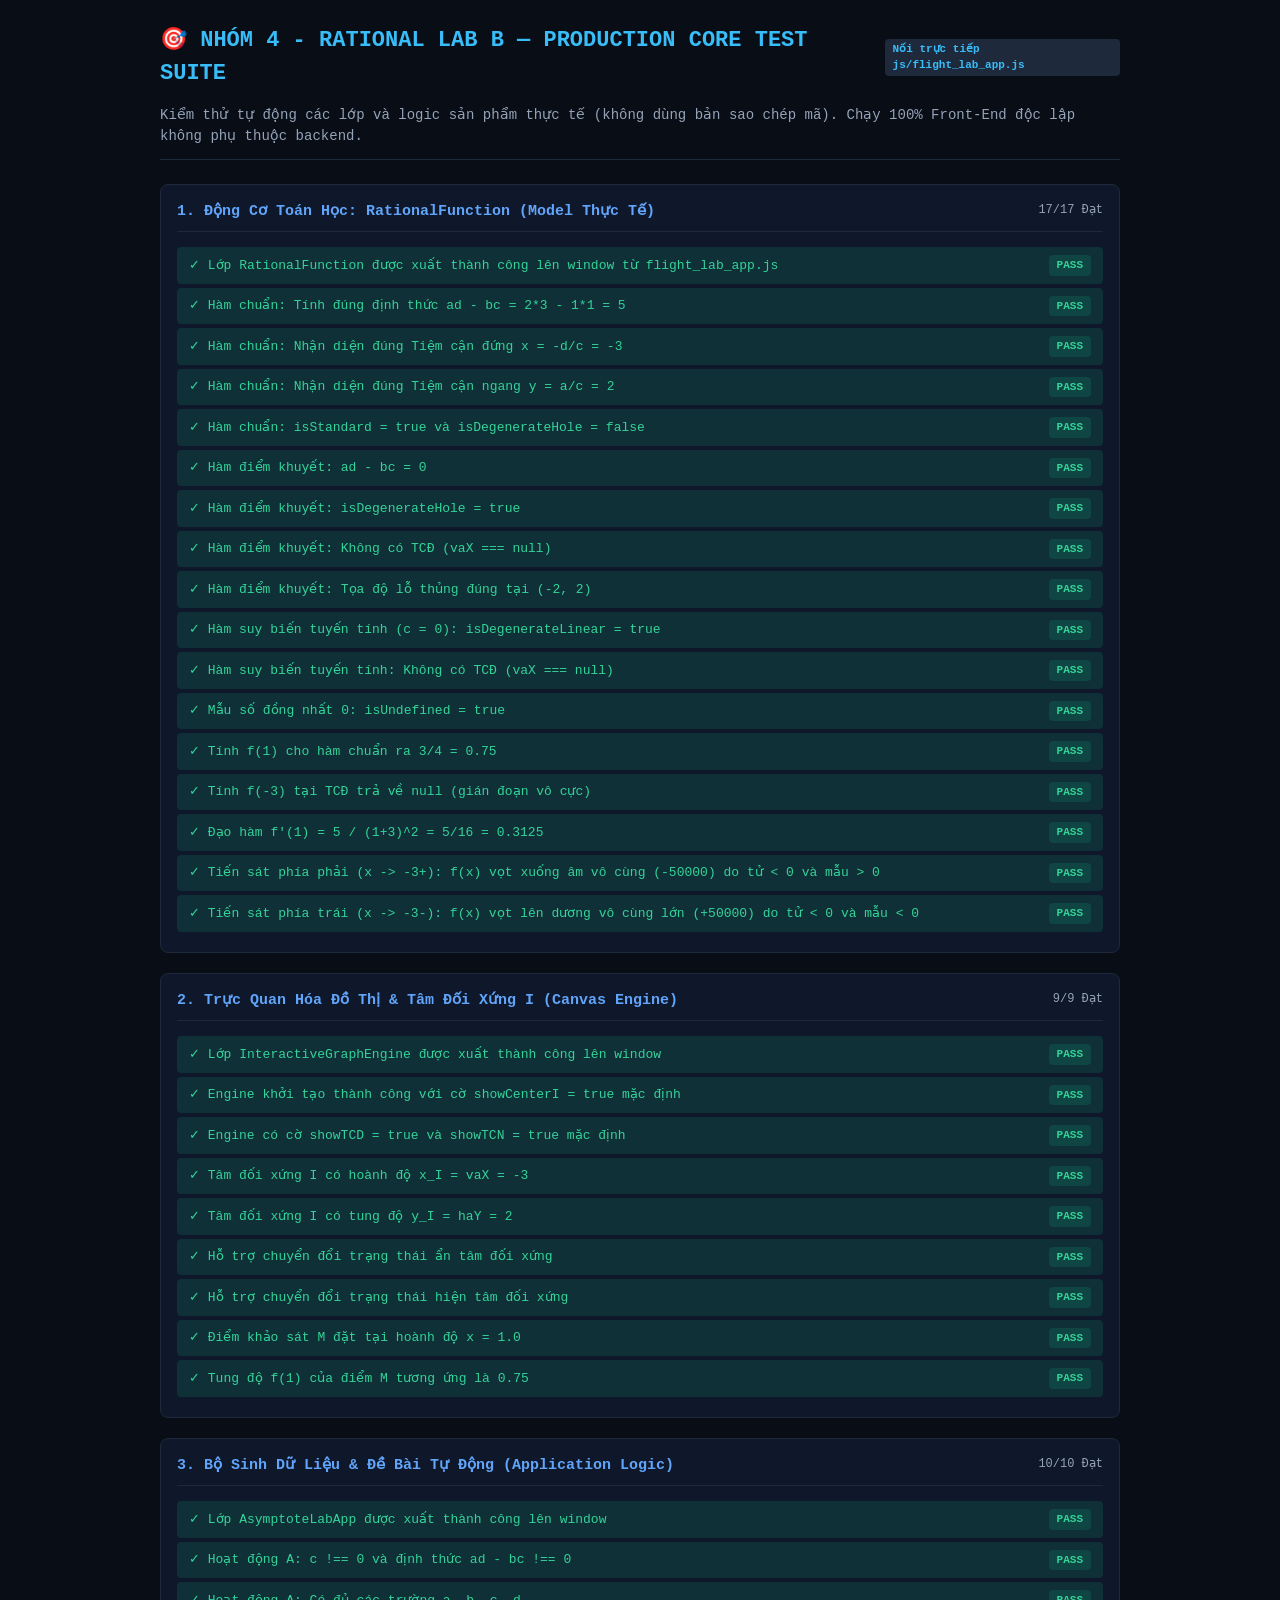
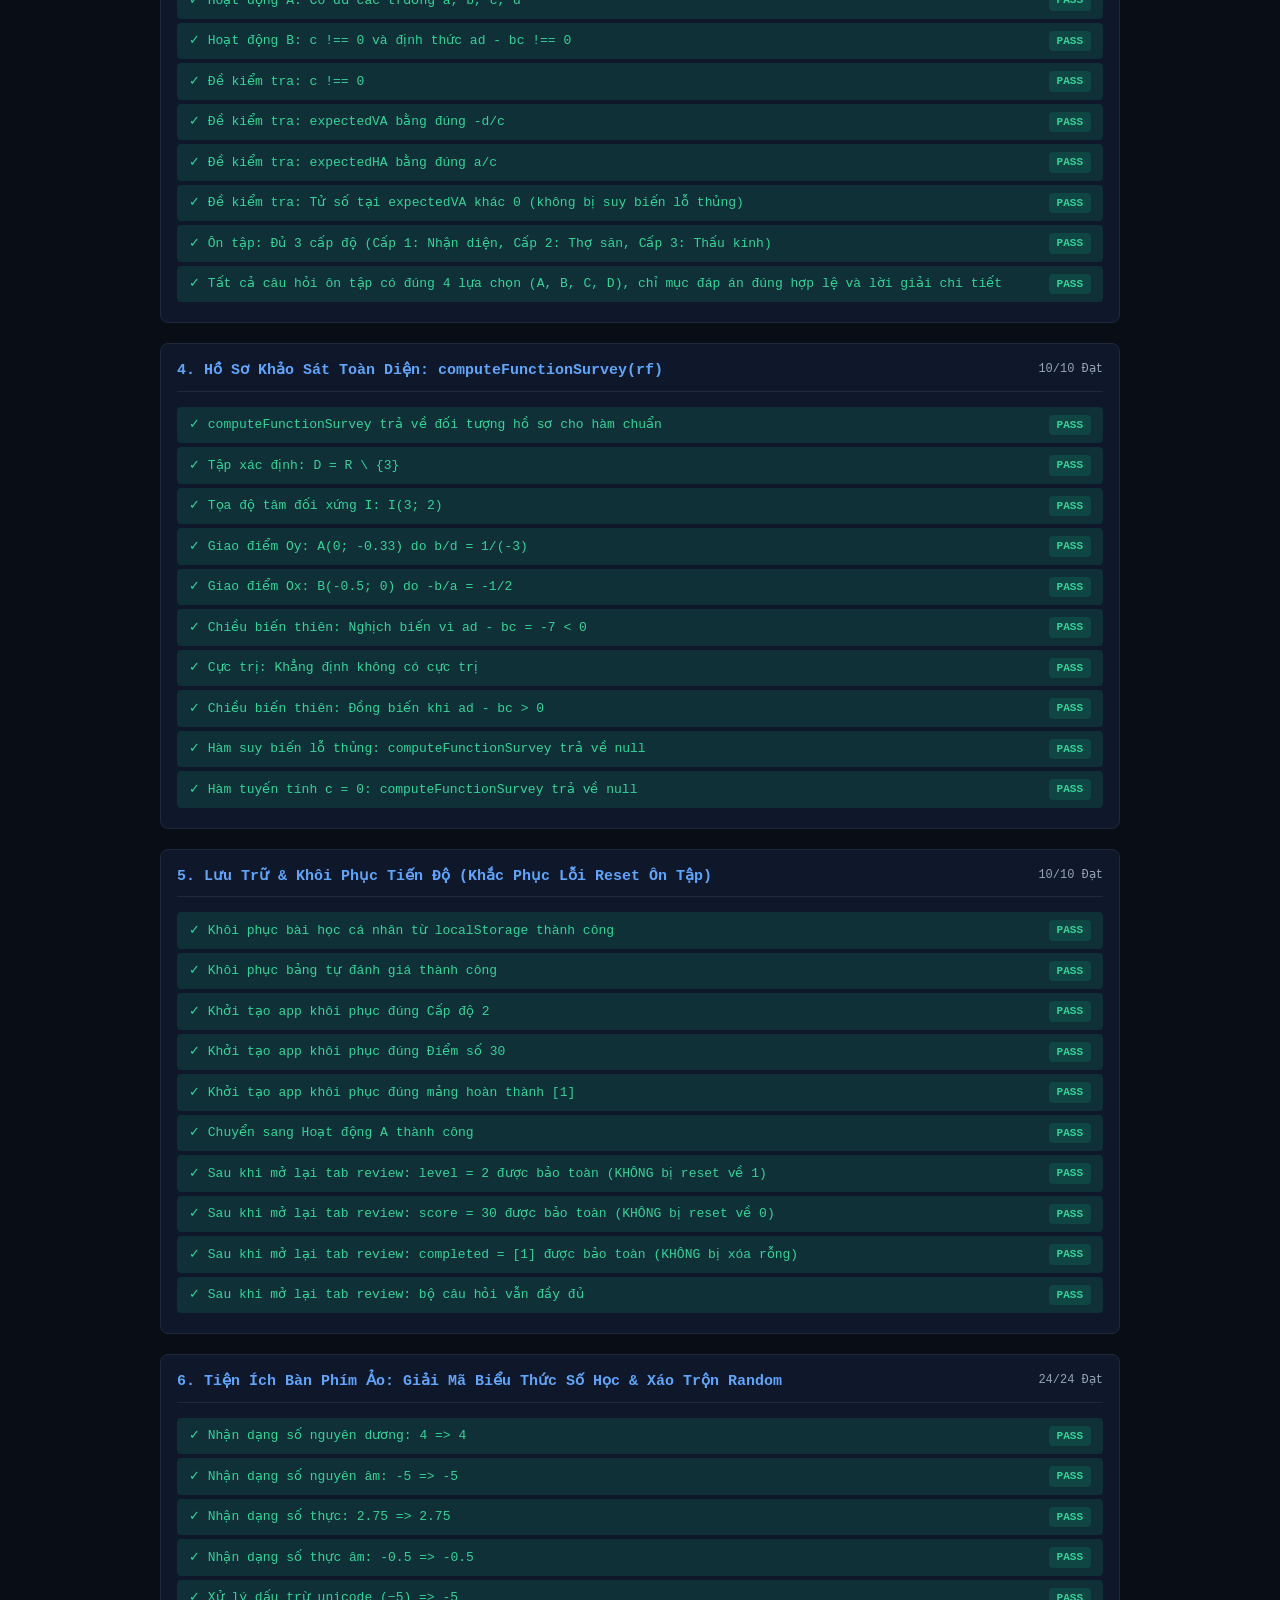
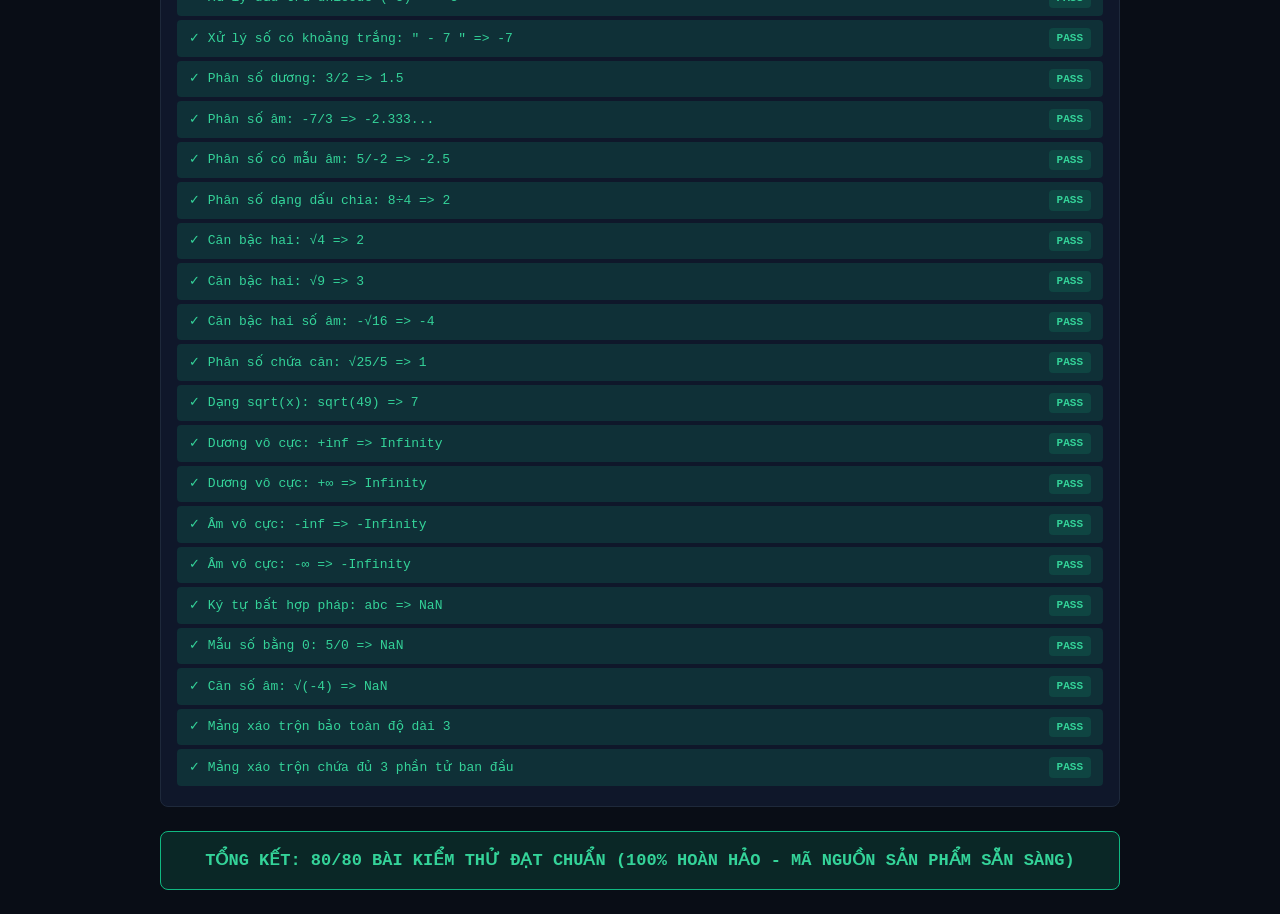
<file: tests.html>
<!DOCTYPE html>
<html lang="vi">
<head>
  <meta charset="UTF-8">
  <meta name="viewport" content="width=device-width, initial-scale=1.0">
  <title>Nhóm 4 - Rational Lab B — Kiểm Thử Động Cơ Sản Phẩm Thực Tế (100% Front-End)</title>
  <style>
    body {
      font-family: -apple-system, BlinkMacSystemFont, "Segoe UI", Roboto, Consolas, monospace;
      background: #090d16;
      color: #e2e8f0;
      padding: 24px;
      line-height: 1.5;
      margin: 0;
    }
    .container {
      max-width: 960px;
      margin: 0 auto;
    }
    h1 {
      color: #38bdf8;
      font-size: 22px;
      margin-top: 0;
      display: flex;
      align-items: center;
      gap: 10px;
    }
    .subtitle {
      color: #94a3b8;
      font-size: 14px;
      margin-bottom: 24px;
      padding-bottom: 12px;
      border-bottom: 1px solid #1e293b;
    }
    .suite {
      margin-bottom: 20px;
      border: 1px solid #1e293b;
      border-radius: 8px;
      padding: 16px;
      background: #0f172a;
    }
    .suite h3 {
      margin-top: 0;
      color: #60a5fa;
      font-size: 15px;
      display: flex;
      justify-content: space-between;
      border-bottom: 1px solid #1e293b;
      padding-bottom: 8px;
    }
    .test {
      padding: 8px 12px;
      margin: 4px 0;
      border-radius: 4px;
      display: flex;
      justify-content: space-between;
      align-items: center;
      font-size: 13px;
      font-family: Consolas, monospace;
    }
    .test-desc {
      flex: 1;
    }
    .test-status {
      font-weight: 700;
      padding: 2px 8px;
      border-radius: 4px;
      font-size: 11px;
    }
    .pass {
      background: rgba(16, 185, 129, 0.15);
      color: #34d399;
    }
    .fail {
      background: rgba(239, 68, 68, 0.2);
      color: #f87171;
    }
    .summary {
      font-size: 17px;
      font-weight: bold;
      margin-top: 24px;
      padding: 16px;
      border-radius: 8px;
      text-align: center;
    }
    .summary.pass {
      border: 1.5px solid #10b981;
    }
    .summary.fail {
      border: 1.5px solid #ef4444;
    }
    .badge-src {
      display: inline-block;
      font-size: 11px;
      background: #1e293b;
      color: #38bdf8;
      padding: 2px 8px;
      border-radius: 4px;
      margin-left: 8px;
    }
  </style>
</head>
<body>
  <div class="container">
    <h1>
      <span>🎯 NHÓM 4 - RATIONAL LAB B — PRODUCTION CORE TEST SUITE</span>
      <span class="badge-src">Nối trực tiếp js/flight_lab_app.js</span>
    </h1>
    <div class="subtitle">
      Kiểm thử tự động các lớp và logic sản phẩm thực tế (không dùng bản sao chép mã). Chạy 100% Front-End độc lập không phụ thuộc backend.
    </div>

    <div id="results"></div>
    <div id="summary" class="summary"></div>
  </div>

  <!-- Nạp mã nguồn thực tế của dự án -->
  <script src="js/flight_lab_app.js"></script>

  <script>
    // =========================================================================
    // KHUNG KIỂM THỬ TỰ ĐỘNG KẾT NỐI VỚI MÃ NGUỒN THỰC TẾ
    // =========================================================================
    let totalTests = 0;
    let passedTests = 0;
    const resultsDiv = document.getElementById('results');

    function describe(suiteTitle, testFn) {
      const suiteDiv = document.createElement('div');
      suiteDiv.className = 'suite';
      
      const titleEl = document.createElement('h3');
      titleEl.innerHTML = `<span>${suiteTitle}</span>`;
      suiteDiv.appendChild(titleEl);

      let suiteTotal = 0;
      let suitePassed = 0;

      const assert = (description, condition, details = '') => {
        totalTests += 1;
        suiteTotal += 1;
        const testEl = document.createElement('div');
        
        if (condition) {
          passedTests += 1;
          suitePassed += 1;
          testEl.className = 'test pass';
          testEl.innerHTML = `<span class="test-desc">✓ ${description}</span><span class="test-status pass">PASS</span>`;
        } else {
          testEl.className = 'test fail';
          testEl.innerHTML = `<span class="test-desc">✗ ${description} ${details ? '— ' + details : ''}</span><span class="test-status fail">FAIL</span>`;
        }
        suiteDiv.appendChild(testEl);
      };

      try {
        testFn(assert);
      } catch (err) {
        assert('Lỗi ngoại lệ khi thực thi suite: ' + err.message, false);
      }

      titleEl.innerHTML += `<span style="font-size:12px; font-weight:normal; color:#94a3b8;">${suitePassed}/${suiteTotal} Đạt</span>`;
      resultsDiv.appendChild(suiteDiv);
    }

    // =========================================================================
    // SUITE 1: ĐỘNG CƠ TOÁN HỌC RATIONALFUNCTION (PRODUCTION CLASS)
    // =========================================================================
    describe('1. Động Cơ Toán Học: RationalFunction (Model Thực Tế)', assert => {
      assert('Lớp RationalFunction được xuất thành công lên window từ flight_lab_app.js', typeof window.RationalFunction === 'function');

      // 1.1 Hàm chuẩn f(x) = (2x + 1) / (x + 3)
      const rfStandard = new window.RationalFunction(2, 1, 1, 3);
      assert('Hàm chuẩn: Tính đúng định thức ad - bc = 2*3 - 1*1 = 5', rfStandard.determinant === 5);
      assert('Hàm chuẩn: Nhận diện đúng Tiệm cận đứng x = -d/c = -3', rfStandard.vaX === -3);
      assert('Hàm chuẩn: Nhận diện đúng Tiệm cận ngang y = a/c = 2', rfStandard.haY === 2);
      assert('Hàm chuẩn: isStandard = true và isDegenerateHole = false', rfStandard.isStandard && !rfStandard.isDegenerateHole);

      // 1.2 Hàm có điểm khuyết (suy biến) f(x) = (2x + 4) / (x + 2)
      const rfHole = new window.RationalFunction(2, 4, 1, 2);
      assert('Hàm điểm khuyết: ad - bc = 0', rfHole.determinant === 0);
      assert('Hàm điểm khuyết: isDegenerateHole = true', rfHole.isDegenerateHole);
      assert('Hàm điểm khuyết: Không có TCĐ (vaX === null)', rfHole.vaX === null);
      assert('Hàm điểm khuyết: Tọa độ lỗ thủng đúng tại (-2, 2)', rfHole.holeX === -2 && rfHole.holeY === 2);

      // 1.3 Hàm suy biến tuyến tính c = 0, d != 0: f(x) = (4x + 6) / 2
      const rfLinear = new window.RationalFunction(4, 6, 0, 2);
      assert('Hàm suy biến tuyến tính (c = 0): isDegenerateLinear = true', rfLinear.isDegenerateLinear);
      assert('Hàm suy biến tuyến tính: Không có TCĐ (vaX === null)', rfLinear.vaX === null);

      // 1.4 Hàm không xác định c = 0, d = 0
      const rfUndefined = new window.RationalFunction(1, 1, 0, 0);
      assert('Mẫu số đồng nhất 0: isUndefined = true', rfUndefined.isUndefined);

      // 1.5 Tính giá trị hàm và đạo hàm
      assert('Tính f(1) cho hàm chuẩn ra 3/4 = 0.75', Math.abs(rfStandard.evaluate(1) - 0.75) < 1e-9);
      assert('Tính f(-3) tại TCĐ trả về null (gián đoạn vô cực)', rfStandard.evaluate(-3) === null);
      assert('Đạo hàm f\'(1) = 5 / (1+3)^2 = 5/16 = 0.3125', Math.abs(rfStandard.derivative(1) - 0.3125) < 1e-9);

      // 1.6 Giới hạn hai phía sát TCĐ x = -3 của f(x) = (2x + 1)/(x + 3)
      // Tại x = -3, tử số = 2(-3) + 1 = -5 < 0.
      // Khi x -> -3+ (x = -2.9999): mẫu = +0.0001 > 0 => f(x) -> -vô cùng (-50000)
      // Khi x -> -3- (x = -3.0001): mẫu = -0.0001 < 0 => f(x) -> +vô cùng (+50000)
      const nearRight = rfStandard.evaluate(-3 + 0.0001);
      const nearLeft = rfStandard.evaluate(-3 - 0.0001);
      assert('Tiến sát phía phải (x -> -3+): f(x) vọt xuống âm vô cùng (-50000) do tử < 0 và mẫu > 0', nearRight < -40000);
      assert('Tiến sát phía trái (x -> -3-): f(x) vọt lên dương vô cùng lớn (+50000) do tử < 0 và mẫu < 0', nearLeft > 40000);
    });

    // =========================================================================
    // SUITE 2: TRỰC QUAN HÓA & TÂM ĐỐI XỨNG I (INTERACTIVEGRAPHENGINE)
    // =========================================================================
    describe('2. Trực Quan Hóa Đồ Thị & Tâm Đối Xứng I (Canvas Engine)', assert => {
      assert('Lớp InteractiveGraphEngine được xuất thành công lên window', typeof window.InteractiveGraphEngine === 'function');

      const mockContainer = document.createElement('div');
      mockContainer.style.width = '800px';
      mockContainer.style.height = '600px';
      document.body.appendChild(mockContainer);
      const mockCanvas = document.createElement('canvas');
      mockContainer.appendChild(mockCanvas);
      const engine = new window.InteractiveGraphEngine(mockCanvas);

      assert('Engine khởi tạo thành công với cờ showCenterI = true mặc định', engine.showCenterI === true);
      assert('Engine có cờ showTCD = true và showTCN = true mặc định', engine.showTCD === true && engine.showTCN === true);

      // Thiết lập hàm chuẩn f(x) = (2x + 1)/(x + 3)
      const rf = new window.RationalFunction(2, 1, 1, 3);
      engine.setFunction(rf);

      // Tọa độ tâm đối xứng I là giao điểm của TCĐ x = -3 và TCN y = 2
      const centerIx = rf.vaX;
      const centerIy = rf.haY;
      assert('Tâm đối xứng I có hoành độ x_I = vaX = -3', centerIx === -3);
      assert('Tâm đối xứng I có tung độ y_I = haY = 2', centerIy === 2);

      // Bật/tắt cờ showCenterI
      engine.showCenterI = false;
      assert('Hỗ trợ chuyển đổi trạng thái ẩn tâm đối xứng', engine.showCenterI === false);
      engine.showCenterI = true;
      assert('Hỗ trợ chuyển đổi trạng thái hiện tâm đối xứng', engine.showCenterI === true);

      // Điểm M bám trên đồ thị
      engine.setPointX(1.0);
      assert('Điểm khảo sát M đặt tại hoành độ x = 1.0', engine.pointX === 1.0);
      assert('Tung độ f(1) của điểm M tương ứng là 0.75', Math.abs(rf.evaluate(engine.pointX) - 0.75) < 1e-9);
      mockContainer.remove();
    });

    // =========================================================================
    // SUITE 3: BỘ SINH DỮ LIỆU & ĐỀ BÀI TỰ ĐỘNG (ASYMPTOTELABAPP GENERATORS)
    // =========================================================================
    describe('3. Bộ Sinh Dữ Liệu & Đề Bài Tự Động (Application Logic)', assert => {
      assert('Lớp AsymptoteLabApp được xuất thành công lên window', typeof window.AsymptoteLabApp === 'function');
      const app = new window.AsymptoteLabApp();

      // 3.1 Sinh dữ liệu Hoạt động A
      const actA = app.generateActivityData('A');
      assert('Hoạt động A: c !== 0 và định thức ad - bc !== 0', actA.c !== 0 && (actA.a * actA.d - actA.b * actA.c !== 0));
      assert('Hoạt động A: Có đủ các trường a, b, c, d', Number.isFinite(actA.a) && Number.isFinite(actA.b) && Number.isFinite(actA.c) && Number.isFinite(actA.d));

      // 3.2 Sinh dữ liệu Hoạt động B
      const actB = app.generateActivityData('B');
      assert('Hoạt động B: c !== 0 và định thức ad - bc !== 0', actB.c !== 0 && (actB.a * actB.d - actB.b * actB.c !== 0));

      // 3.3 Sinh đề kiểm tra hàm mới (Challenge Data)
      const chall = app.generateChallengeData();
      assert('Đề kiểm tra: c !== 0', chall.c !== 0);
      assert('Đề kiểm tra: expectedVA bằng đúng -d/c', Math.abs(chall.expectedVA - (-chall.d / chall.c)) < 1e-9);
      assert('Đề kiểm tra: expectedHA bằng đúng a/c', Math.abs(chall.expectedHA - (chall.a / chall.c)) < 1e-9);
      assert('Đề kiểm tra: Tử số tại expectedVA khác 0 (không bị suy biến lỗ thủng)', chall.a * chall.expectedVA + chall.b !== 0);

      // 3.4 Sinh bộ câu hỏi Ôn tập (Review Questions)
      const reviewSets = app.generateReviewQuestionSets();
      assert('Ôn tập: Đủ 3 cấp độ (Cấp 1: Nhận diện, Cấp 2: Thợ săn, Cấp 3: Thấu kính)', reviewSets.length === 3);

      let allQuestionsValid = true;
      reviewSets.forEach((lvl, lvlIdx) => {
        lvl.questions.forEach((q, qIdx) => {
          if (!q.prompt || !Array.isArray(q.options) || q.options.length !== 4 || q.answer < 0 || q.answer >= q.options.length || !q.explain) {
            allQuestionsValid = false;
          }
        });
      });
      assert('Tất cả câu hỏi ôn tập có đúng 4 lựa chọn (A, B, C, D), chỉ mục đáp án đúng hợp lệ và lời giải chi tiết', allQuestionsValid);
    });

    // =========================================================================
    // SUITE 4: HỒ SƠ KHẢO SÁT HÀM SỐ TOÀN DIỆN CHUẨN SGK TOÁN 12
    // =========================================================================
    describe('4. Hồ Sơ Khảo Sát Toàn Diện: computeFunctionSurvey(rf)', assert => {
      const app = new window.AsymptoteLabApp();

      // Kiểm tra với hàm f(x) = (2x + 1) / (x - 3)
      // a=2, b=1, c=1, d=-3 => ad - bc = 2*(-3) - 1*1 = -7 < 0
      const rf = new window.RationalFunction(2, 1, 1, -3);
      const profile = app.computeFunctionSurvey(rf);

      assert('computeFunctionSurvey trả về đối tượng hồ sơ cho hàm chuẩn', profile !== null);
      assert('Tập xác định: D = R \\ {3}', profile.domain.includes('3'));
      assert('Tọa độ tâm đối xứng I: I(3; 2)', profile.centerI.includes('3') && profile.centerI.includes('2'));
      assert('Giao điểm Oy: A(0; -0.33) do b/d = 1/(-3)', profile.oyIntercept.includes('0') && profile.oyIntercept.includes('-0.33'));
      assert('Giao điểm Ox: B(-0.5; 0) do -b/a = -1/2', profile.oxIntercept.includes('-0.5'));
      assert('Chiều biến thiên: Nghịch biến vì ad - bc = -7 < 0', profile.monoText.toLowerCase().includes('nghịch biến') && profile.monoText.includes('-7'));
      assert('Cực trị: Khẳng định không có cực trị', profile.extremaText.includes('không có cực trị'));

      // Kiểm tra hàm đồng biến ad - bc > 0: f(x) = (3x - 1) / (x + 2) => ad - bc = 6 - (-1) = 7 > 0
      const rfInc = new window.RationalFunction(3, -1, 1, 2);
      const profileInc = app.computeFunctionSurvey(rfInc);
      assert('Chiều biến thiên: Đồng biến khi ad - bc > 0', profileInc.monoText.toLowerCase().includes('đồng biến') && profileInc.monoText.includes('7'));

      // Kiểm tra hàm suy biến ad - bc = 0 => computeFunctionSurvey trả về null
      const rfDeg = new window.RationalFunction(2, 4, 1, 2);
      assert('Hàm suy biến lỗ thủng: computeFunctionSurvey trả về null', app.computeFunctionSurvey(rfDeg) === null);
      
      // Kiểm tra hàm c = 0 => computeFunctionSurvey trả về null
      const rfLinear = new window.RationalFunction(2, 1, 0, 3);
      assert('Hàm tuyến tính c = 0: computeFunctionSurvey trả về null', app.computeFunctionSurvey(rfLinear) === null);
    });

    // =========================================================================
    // SUITE 5: LƯU TRỮ VÀ KHÔI PHỤC TIẾN ĐỘ LOCALSTORAGE (SỬA LỖI RESET ÔN TẬP)
    // =========================================================================
    describe('5. Lưu Trữ & Khôi Phục Tiến Độ (Khắc Phục Lỗi Reset Ôn Tập)', assert => {
      // Dọn dẹp trước khi kiểm tra
      try {
        localStorage.clear();
      } catch (e) {}

      // 5.1 Kiểm tra lưu & khôi phục bài học cá nhân
      localStorage.setItem('rational_lab_personal_lesson', 'Ghi chú học tập tiệm cận của học sinh 12A1');
      const appInstance1 = new window.AsymptoteLabApp();
      assert('Khôi phục bài học cá nhân từ localStorage thành công', appInstance1.personalLesson === 'Ghi chú học tập tiệm cận của học sinh 12A1');

      // 5.2 Kiểm tra lưu & khôi phục bảng tự đánh giá
      const assessmentData = { twoSides: true, infinityDirection: true, definition: true, horizontal: true };
      localStorage.setItem('rational_lab_self_assessment', JSON.stringify(assessmentData));
      localStorage.setItem('rational_lab_assessment_done', 'true');
      const appInstance2 = new window.AsymptoteLabApp();
      assert('Khôi phục bảng tự đánh giá thành công', appInstance2.noteSelfAssessment.twoSides === true && appInstance2.noteSelfAssessmentDone === true);

      // 5.3 Kiểm tra lưu tiến độ Ôn tập
      const reviewProgress = { level: 2, score: 30, completed: [1] };
      localStorage.setItem('rational_lab_review_progress', JSON.stringify(reviewProgress));
      const appInstance3 = new window.AsymptoteLabApp();
      assert('Khởi tạo app khôi phục đúng Cấp độ 2', appInstance3.reviewGame.level === 2);
      assert('Khởi tạo app khôi phục đúng Điểm số 30', appInstance3.reviewGame.score === 30);
      assert('Khởi tạo app khôi phục đúng mảng hoàn thành [1]', appInstance3.reviewGame.completed.includes(1));

      // 5.4 KIỂM TRA QUAN TRỌNG: Sửa dứt điểm lỗi switchActivity('review') ghi đè tiến độ
      appInstance3.switchActivity('A'); // Chuyển sang tab A
      assert('Chuyển sang Hoạt động A thành công', appInstance3.currentActivity === 'A');
      
      // Người dùng quay lại mở tab Ôn tập
      appInstance3.switchActivity('review');
      assert('Sau khi mở lại tab review: level = 2 được bảo toàn (KHÔNG bị reset về 1)', appInstance3.reviewGame.level === 2);
      assert('Sau khi mở lại tab review: score = 30 được bảo toàn (KHÔNG bị reset về 0)', appInstance3.reviewGame.score === 30);
      assert('Sau khi mở lại tab review: completed = [1] được bảo toàn (KHÔNG bị xóa rỗng)', appInstance3.reviewGame.completed.length === 1 && appInstance3.reviewGame.completed[0] === 1);
      assert('Sau khi mở lại tab review: bộ câu hỏi vẫn đầy đủ', Array.isArray(appInstance3.reviewGame.questions) && appInstance3.reviewGame.questions.length === 3);

      // Dọn dẹp sau khi kiểm tra
      try {
        localStorage.clear();
      } catch (e) {}
    });

    // =========================================================================
    // SUITE 6: PHÂN TÍCH BIỂU THỨC SỐ HỌC (MATH PARSER) & BÀN PHÍM ẢO TOÁN HỌC
    // =========================================================================
    describe('6. Tiện Ích Bàn Phím Ảo: Giải Mã Biểu Thức Số Học & Xáo Trộn Random', assert => {
      const parse = window.parseMathExpression;

      // 6.1 Số nguyên và số thực thông thường
      assert('Nhận dạng số nguyên dương: 4 => 4', parse('4') === 4);
      assert('Nhận dạng số nguyên âm: -5 => -5', parse('-5') === -5);
      assert('Nhận dạng số thực: 2.75 => 2.75', parse('2.75') === 2.75);
      assert('Nhận dạng số thực âm: -0.5 => -0.5', parse('-0.5') === -0.5);

      // 6.2 Dấu âm unicode và ký hiệu đặc biệt
      assert('Xử lý dấu trừ unicode (−5) => -5', parse('−5') === -5);
      assert('Xử lý số có khoảng trắng: " - 7 " => -7', parse(' - 7 ') === -7);

      // 6.3 Phân số (phép chia toán học)
      assert('Phân số dương: 3/2 => 1.5', Math.abs(parse('3/2') - 1.5) < 1e-9);
      assert('Phân số âm: -7/3 => -2.333...', Math.abs(parse('-7/3') - (-7/3)) < 1e-9);
      assert('Phân số có mẫu âm: 5/-2 => -2.5', Math.abs(parse('5/-2') - (-2.5)) < 1e-9);
      assert('Phân số dạng dấu chia: 8÷4 => 2', parse('8÷4') === 2);

      // 6.4 Dấu căn bậc hai (√x)
      assert('Căn bậc hai: √4 => 2', parse('√4') === 2);
      assert('Căn bậc hai: √9 => 3', parse('√9') === 3);
      assert('Căn bậc hai số âm: -√16 => -4', parse('-√16') === -4);
      assert('Phân số chứa căn: √25/5 => 1', parse('√25/5') === 1);
      assert('Dạng sqrt(x): sqrt(49) => 7', parse('sqrt(49)') === 7);

      // 6.5 Vô cực (±inf, ±∞)
      assert('Dương vô cực: +inf => Infinity', parse('+inf') === Infinity);
      assert('Dương vô cực: +∞ => Infinity', parse('+∞') === Infinity);
      assert('Âm vô cực: -inf => -Infinity', parse('-inf') === -Infinity);
      assert('Âm vô cực: -∞ => -Infinity', parse('-∞') === -Infinity);

      // 6.6 Trường hợp lỗi an toàn (trả về NaN, không crash và không dùng eval)
      assert('Ký tự bất hợp pháp: abc => NaN', isNaN(parse('abc')));
      assert('Mẫu số bằng 0: 5/0 => NaN', isNaN(parse('5/0')));
      assert('Căn số âm: √(-4) => NaN', isNaN(parse('√-4')));

      // 6.7 Xáo trộn mảng (Fisher-Yates Shuffle)
      const original = ['den_zero', 'num_zero', 'diff'];
      const shuffled = window.shuffleArray(original);
      assert('Mảng xáo trộn bảo toàn độ dài 3', shuffled.length === 3);
      assert('Mảng xáo trộn chứa đủ 3 phần tử ban đầu', original.every(item => shuffled.includes(item)));
    });

    // =========================================================================
    // TỔNG KẾT
    // =========================================================================
    const summaryDiv = document.getElementById('summary');
    const allPassed = passedTests === totalTests;
    summaryDiv.className = `summary ${allPassed ? 'pass' : 'fail'}`;
    summaryDiv.innerHTML = `TỔNG KẾT: ${passedTests}/${totalTests} BÀI KIỂM THỬ ĐẠT CHUẨN (${allPassed ? '100% HOÀN HẢO - MÃ NGUỒN SẢN PHẨM SẴN SÀNG' : 'CÓ LỖI CẦN XỬ LÝ'})`;
  </script>
</body>
</html>
</file>
